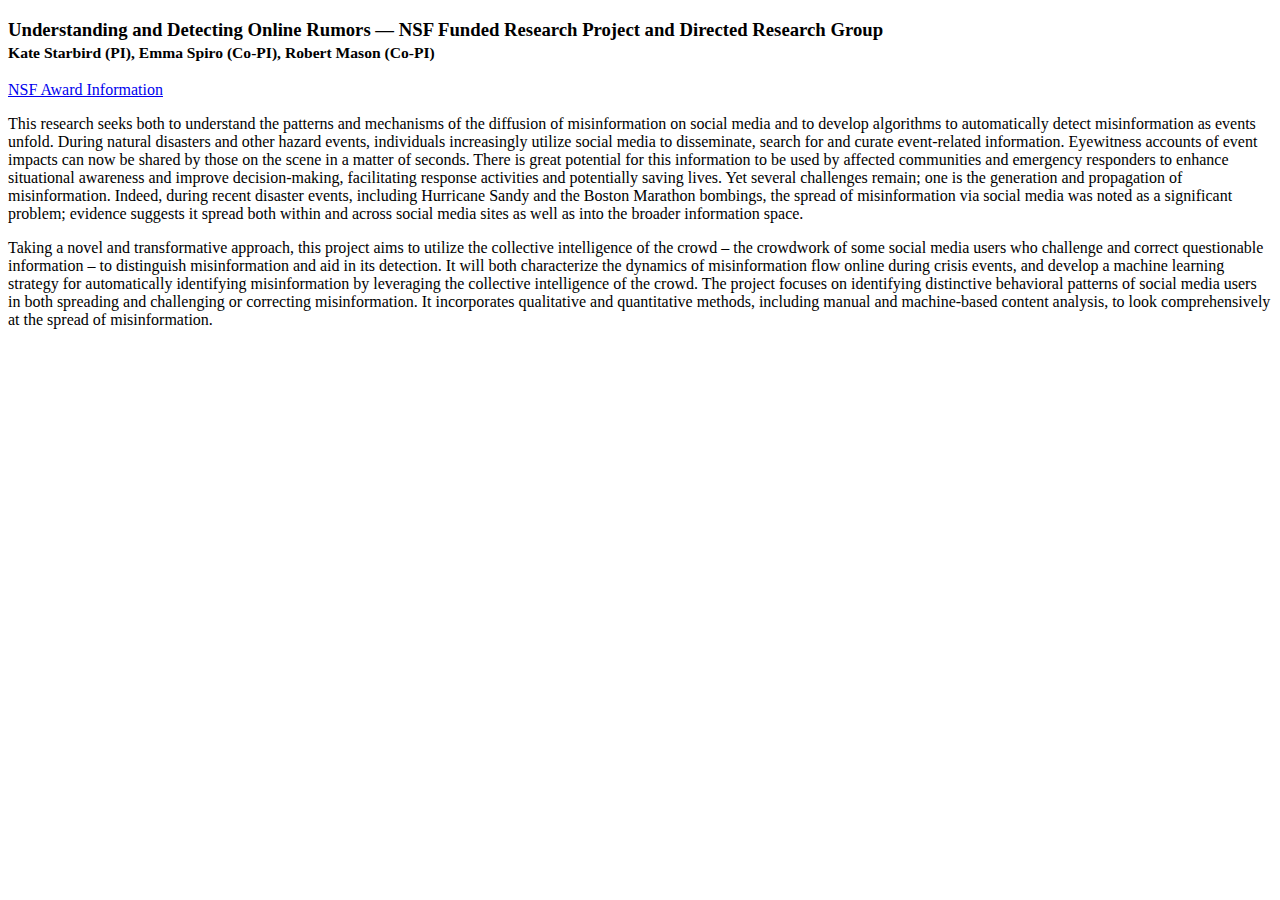
<file: about.html>
<!DOCTYPE html>

<h3>
    Understanding and Detecting Online Rumors — NSF Funded Research Project and Directed Research Group <br />
    <small>Kate Starbird (PI), Emma Spiro (Co-PI), Robert Mason (Co-PI)</small>
</h3>

<p><a href="http://www.nsf.gov/awardsearch/showAward?AWD_ID=1420255" target="_blank">
    NSF Award Information <span class="glyphicon glyphicon-new-window"></span>
</a></p>

<p>This research seeks both to understand the patterns and mechanisms of the diffusion of misinformation on social media and to develop algorithms to automatically detect misinformation as events unfold. During natural disasters and other hazard events, individuals increasingly utilize social media to disseminate, search for and curate event-related information. Eyewitness accounts of event impacts can now be shared by those on the scene in a matter of seconds. There is great potential for this information to be used by affected communities and emergency responders to enhance situational awareness and improve decision-making, facilitating response activities and potentially saving lives. Yet several challenges remain; one is the generation and propagation of misinformation. Indeed, during recent disaster events, including Hurricane Sandy and the Boston Marathon bombings, the spread of misinformation via social media was noted as a significant problem; evidence suggests it spread both within and across social media sites as well as into the broader information space.</p>

<p>Taking a novel and transformative approach, this project aims to utilize the collective intelligence of the crowd – the crowdwork of some social media users who challenge and correct questionable information – to distinguish misinformation and aid in its detection. It will both characterize the dynamics of misinformation flow online during crisis events, and develop a machine learning strategy for automatically identifying misinformation by leveraging the collective intelligence of the crowd. The project focuses on identifying distinctive behavioral patterns of social media users in both spreading and challenging or correcting misinformation. It incorporates qualitative and quantitative methods, including manual and machine-based content analysis, to look comprehensively at the spread of misinformation.</p>
</file>
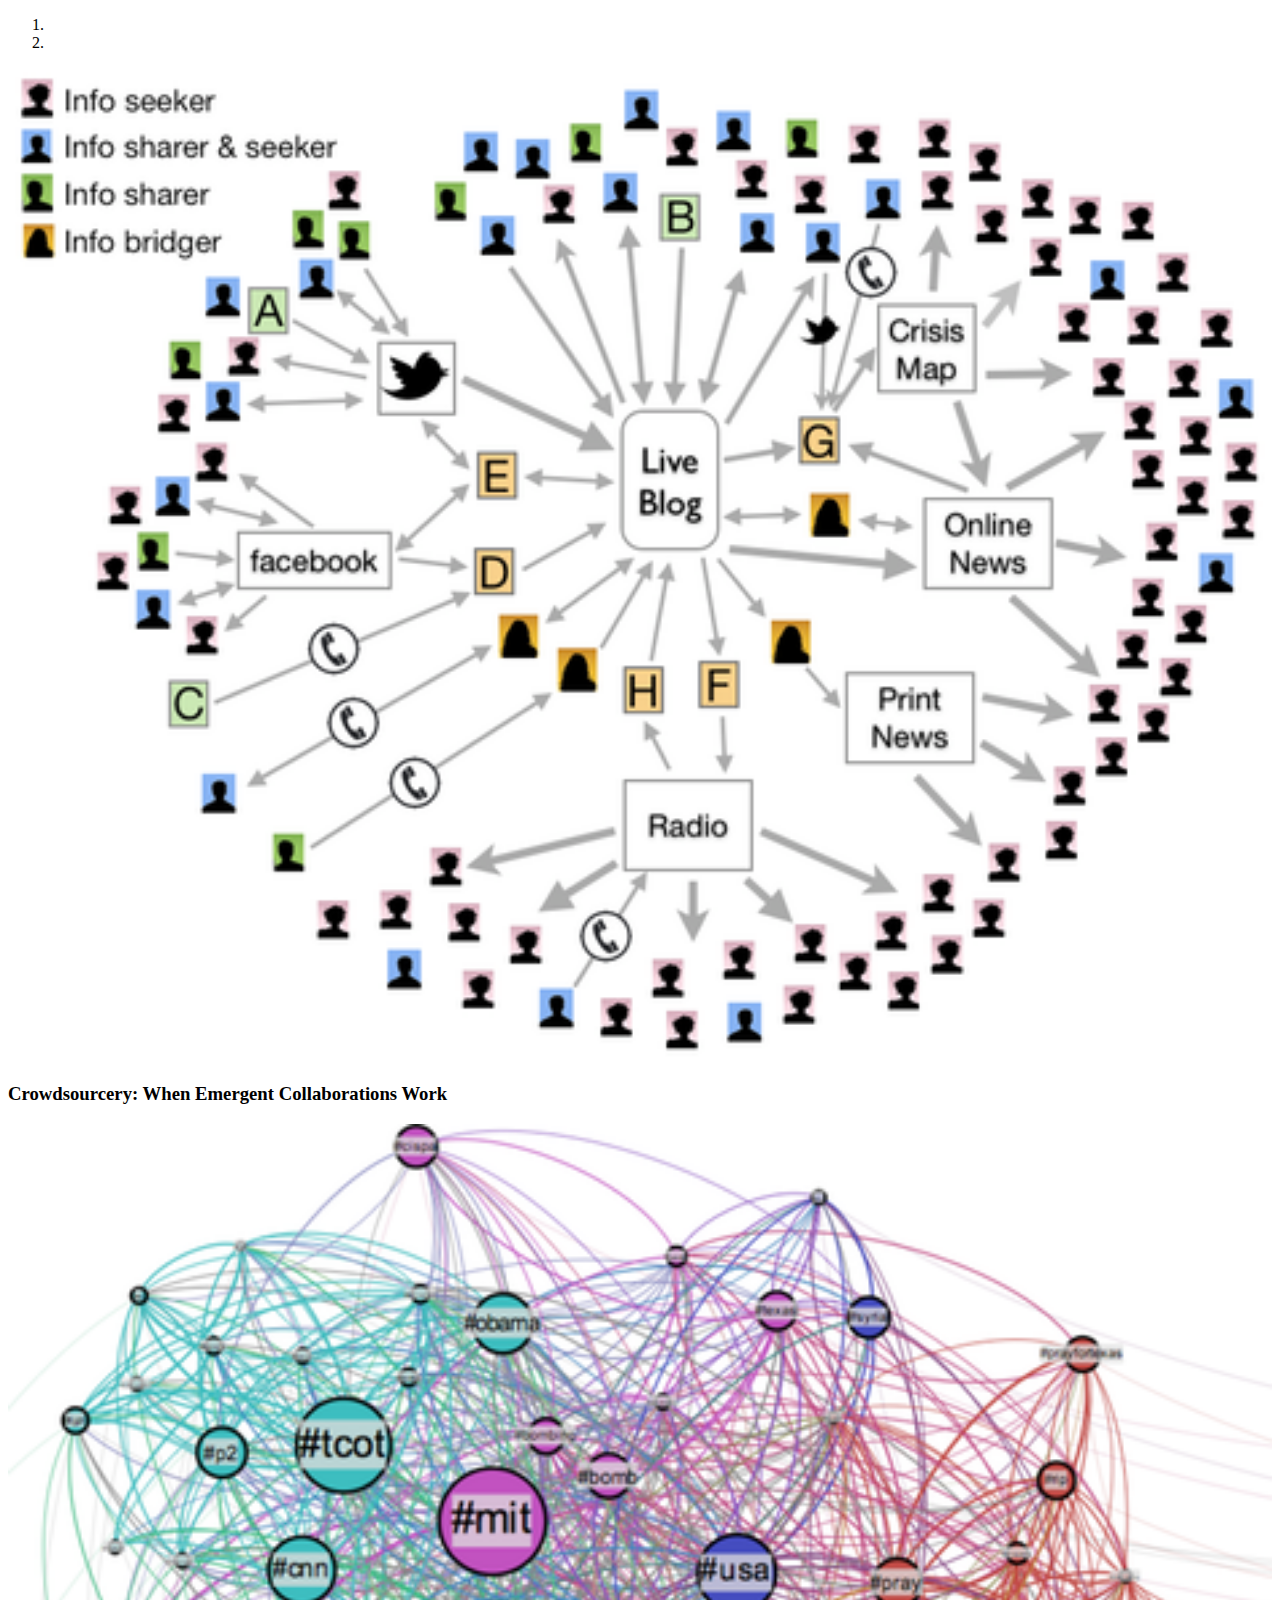
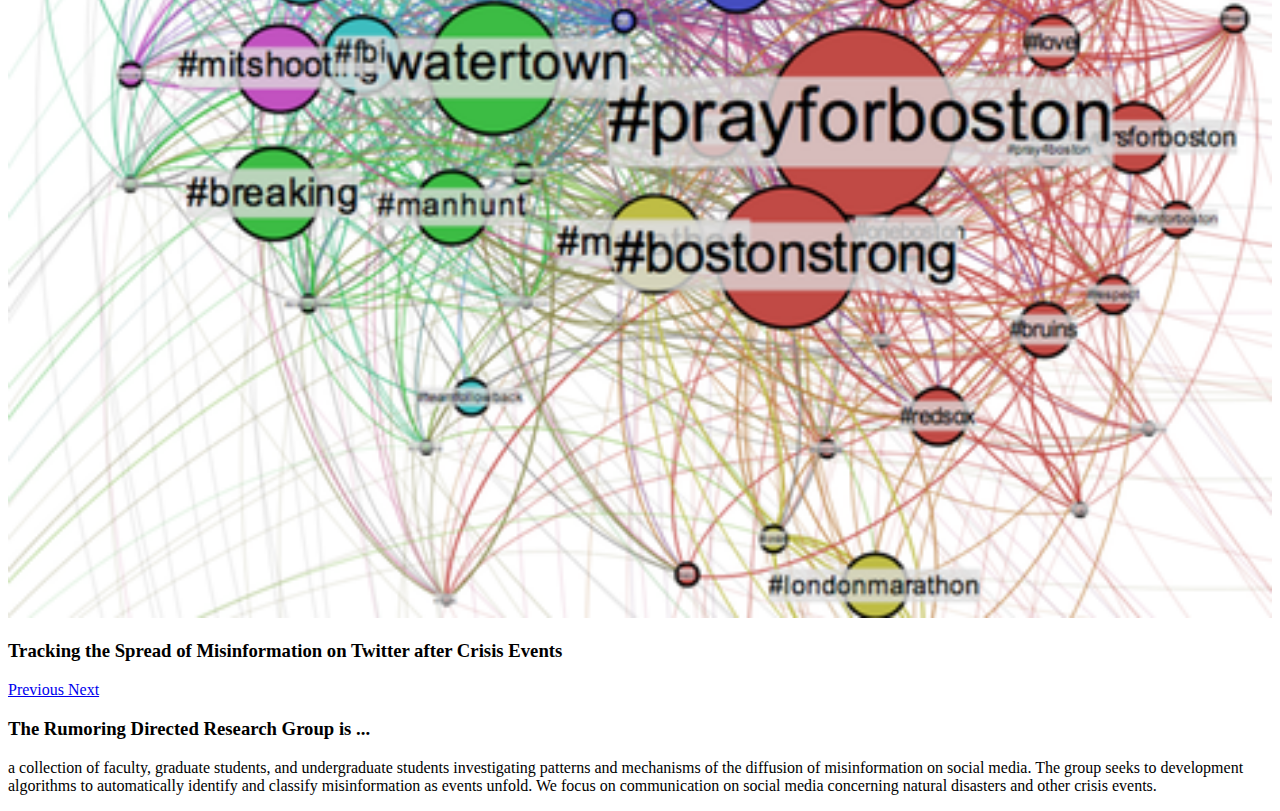
<file: carousel.html>
<!DOCTYPE html>

<style type="text/css">
    #myCarousel img {
        width: 100%;
    }
</style>


<div id="myCarousel" class="carousel slide" data-ride="carousel" aria-hidden="true">
    <!-- Indicators -->
    <ol class="carousel-indicators">
        <li data-target="#myCarousel" data-slide-to="0" class="active"></li>
        <li data-target="#myCarousel" data-slide-to="1"></li>
    </ol>

    <!-- Wrapper for slides -->
    <div class="carousel-inner" role="listbox">

        <div class="item active">
            <img src="images/diagram_b-10_med.png" alt="Crowdsourcery: When Emergent Collaborations Work">

            <div class="carousel-caption">
                <h3>Crowdsourcery: When Emergent Collaborations Work</h3>
            </div>
        </div>

        <div class="item">
            <img src="images/hashtag_network_image_med.png" alt="Tracking the Spread of Misinformation on Twitter after Crisis Events">

            <div class="carousel-caption">
                <h3>Tracking the Spread of Misinformation on Twitter after Crisis Events</h3>
            </div>
        </div>

    </div>

    <!-- Left and right controls -->
    <a class="left carousel-control" href="#myCarousel" role="button" data-slide="prev">
        <span class="glyphicon glyphicon-chevron-left" aria-hidden="true"></span>
        <span class="sr-only">Previous</span>
    </a>
    <a class="right carousel-control" href="#myCarousel" role="button" data-slide="next">
        <span class="glyphicon glyphicon-chevron-right" aria-hidden="true"></span>
        <span class="sr-only">Next</span>
    </a>
</div>

<h3>The Rumoring Directed Research Group is ...</h3>
<p>a collection of faculty, graduate students, and undergraduate students investigating patterns and mechanisms of the diffusion of misinformation on social media. The group seeks to development algorithms to automatically identify and classify misinformation as events unfold. We focus on communication on social media concerning natural disasters and other crisis events.</p>
</file>
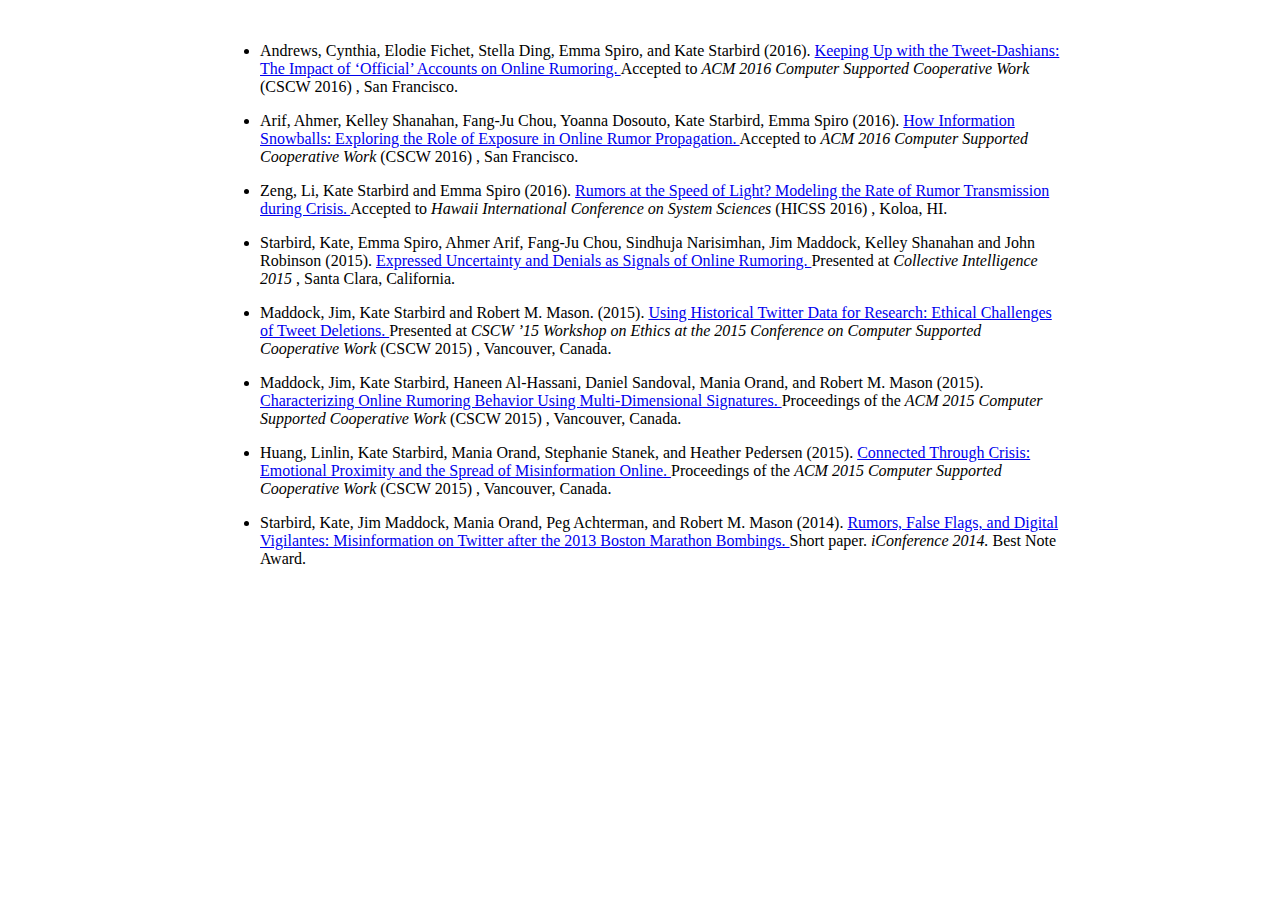
<file: publications.html>
<!DOCTYPE html>

<style>
    #PubList {
        max-width: 800px;
        margin-left: auto;
        margin-right: auto;
    }
    
    #PubList li {
        margin-bottom: 1em;
    }
</style>

<br />

<ul id="PubList">
    <li>
        Andrews, Cynthia, Elodie Fichet, Stella Ding, Emma Spiro, and Kate Starbird
        (2016).
        <a href="papers/andrews2016keeping.pdf" target="_blank">
            Keeping Up with the Tweet-Dashians: The Impact of ‘Official’ Accounts on Online Rumoring.
        </a>
        Accepted to
        <em>ACM 2016 Computer Supported Cooperative Work</em>
        (CSCW 2016)
        , San Francisco.
    </li>
    <li>
        Arif, Ahmer, Kelley Shanahan, Fang-Ju Chou, Yoanna Dosouto, Kate Starbird, Emma Spiro
        (2016).
        <a href="papers/Arif_CSCW2016_Snowballs.pdf" target="_blank">
            How Information Snowballs: Exploring the Role of Exposure in Online Rumor Propagation.
        </a>
        Accepted to
        <em>ACM 2016 Computer Supported Cooperative Work</em>
        (CSCW 2016)
        , San Francisco.
    </li>
    <li>
        Zeng, Li, Kate Starbird and Emma Spiro
        (2016).
        <a href="papers/zeng.et_.al_hicss_2016.pdf" target="_blank">
            Rumors at the Speed of Light? Modeling the Rate of Rumor Transmission during Crisis.
        </a>
        Accepted to
        <em>Hawaii International Conference on System Sciences</em>
        (HICSS 2016)
        , Koloa, HI.
    </li>
    <li>
        Starbird, Kate, Emma Spiro, Ahmer Arif, Fang-Ju Chou, Sindhuja Narisimhan, Jim Maddock, Kelley Shanahan and John Robinson
        (2015).
        <a href="papers/ExpressedUncertainty-Final.pdf" target="_blank">
            Expressed Uncertainty and Denials as Signals of Online Rumoring.
        </a>
        Presented at
        <em>Collective Intelligence 2015</em>
        , Santa Clara, California. 
    </li>
    <li>
        Maddock, Jim, Kate Starbird and Robert M. Mason.
        (2015).
        <a href="papers/maddock_starbird_tweet_deletions.pdf" target="_blank">
            Using Historical Twitter Data for Research: Ethical Challenges of Tweet Deletions.
        </a>
        Presented at
        <em>CSCW ’15 Workshop on Ethics at the 2015 Conference on Computer Supported Cooperative Work</em>
        (CSCW 2015)
        , Vancouver, Canada.
    </li>
    <li>
        Maddock, Jim, Kate Starbird, Haneen Al-Hassani, Daniel Sandoval, Mania Orand, and Robert M. Mason
        (2015).
        <a href="papers/CSCW2015-Misinfo-Signatures-Maddock_Starbird.pdf" target="_blank">
            Characterizing Online Rumoring Behavior Using Multi-Dimensional Signatures.
        </a>
        Proceedings of the
        <em>ACM 2015 Computer Supported Cooperative Work</em>
        (CSCW 2015)
        , Vancouver, Canada. 
    </li>
    <li>
        Huang, Linlin, Kate Starbird, Mania Orand, Stephanie Stanek, and Heather Pedersen
        (2015).
        <a href="papers/CSCW_Proximity_Huang_Starbird_FINAL.pdf" target="_blank">
            Connected Through Crisis: Emotional Proximity and the Spread of Misinformation Online.
        </a>
        Proceedings of the
        <em>ACM 2015 Computer Supported Cooperative Work</em>
        (CSCW 2015)
        , Vancouver, Canada.
    </li>
    <li>
        Starbird, Kate, Jim Maddock, Mania Orand, Peg Achterman, and Robert M. Mason
        (2014).
        <a href="papers/Starbird_iConference2014-final.pdf" target="_blank">
            Rumors, False Flags, and Digital Vigilantes: Misinformation on Twitter after the 2013 Boston Marathon Bombings.
        </a>
        Short paper.
        <em>iConference 2014.</em>
        Best Note Award.
    </li>
</ul>
</file>
